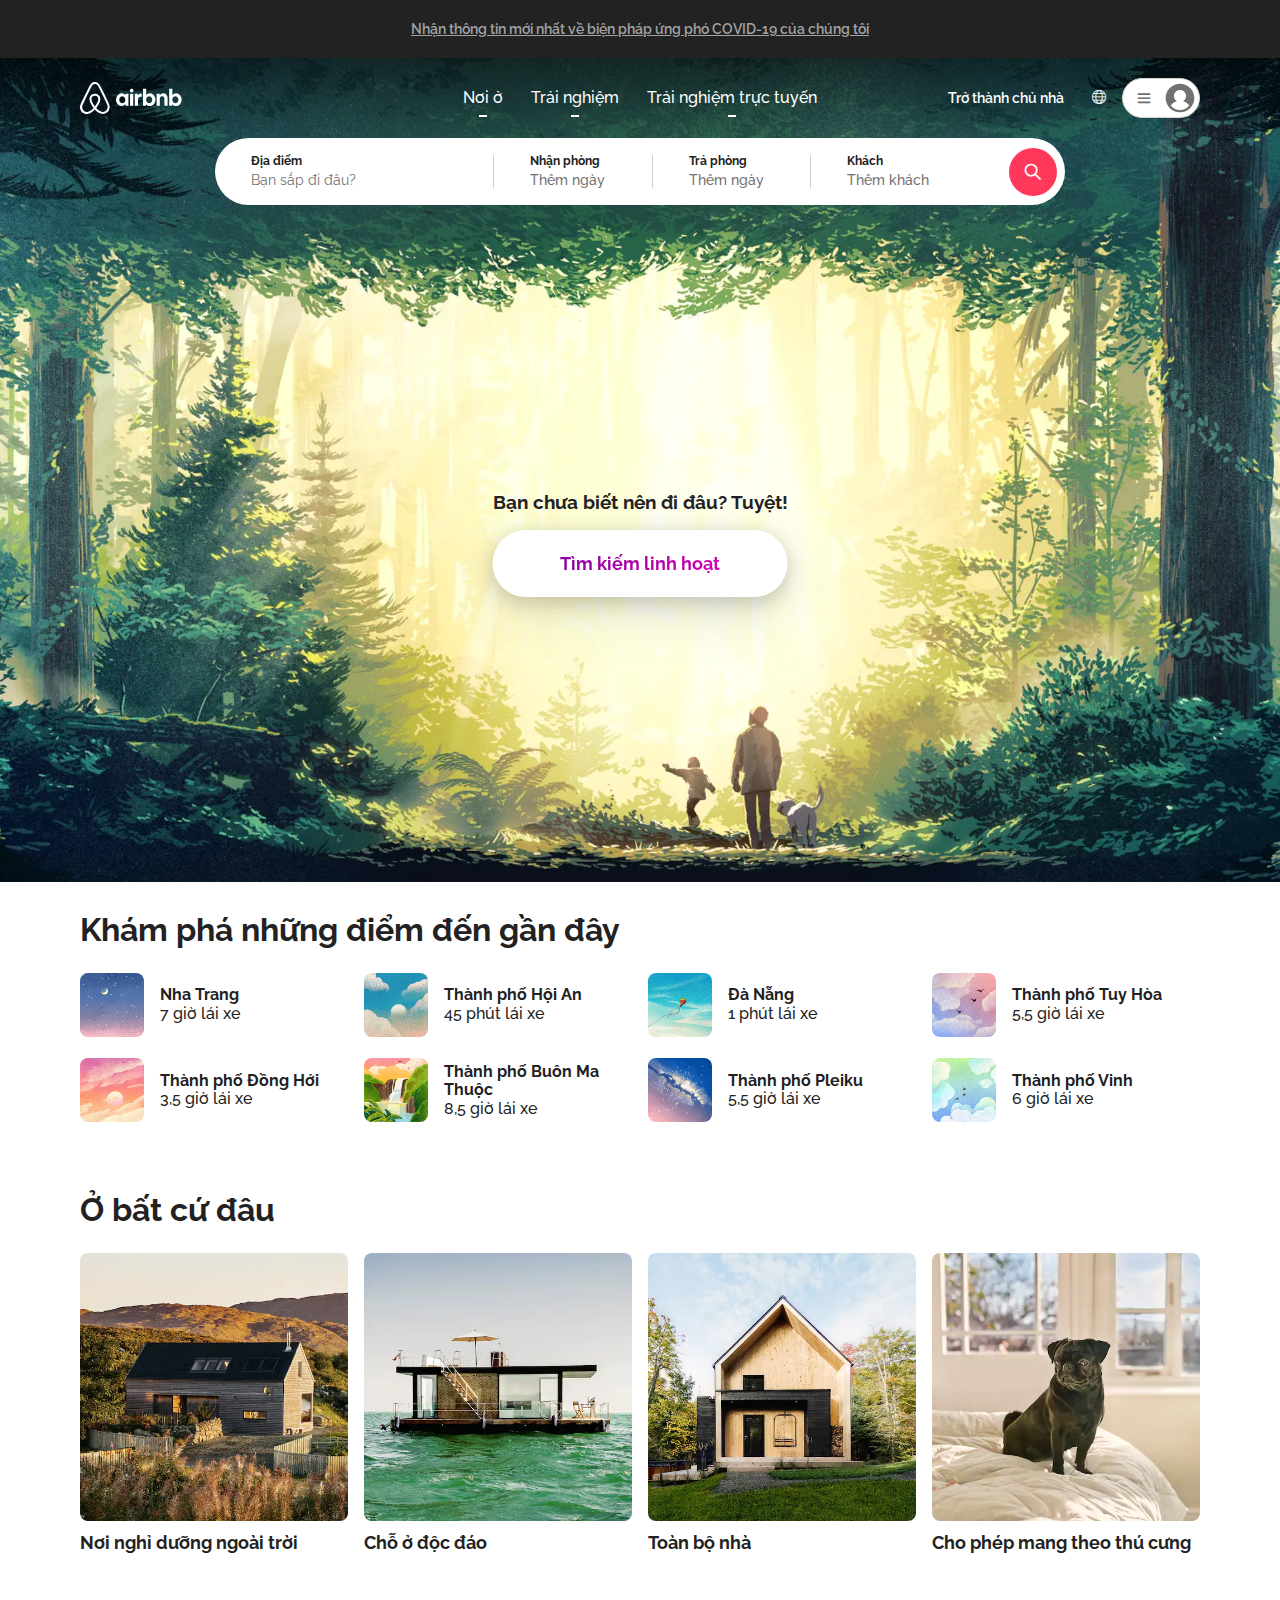
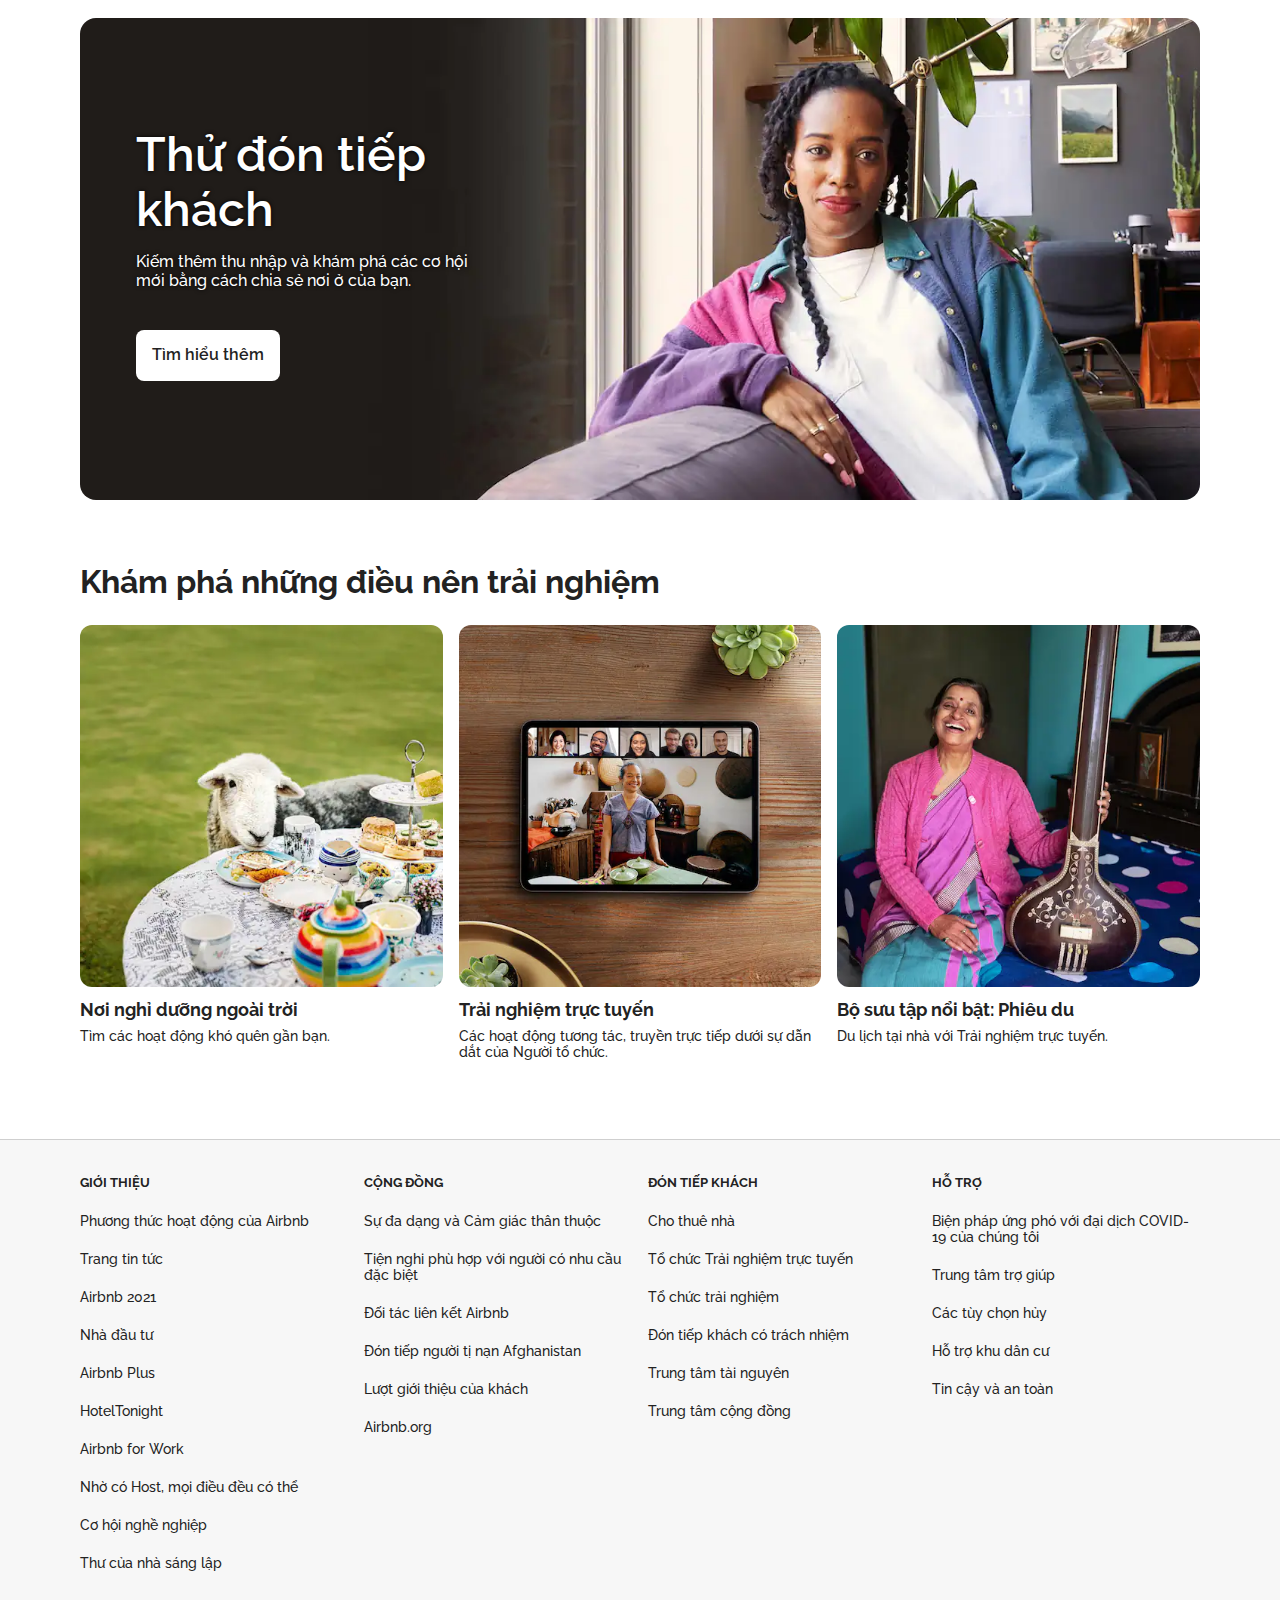
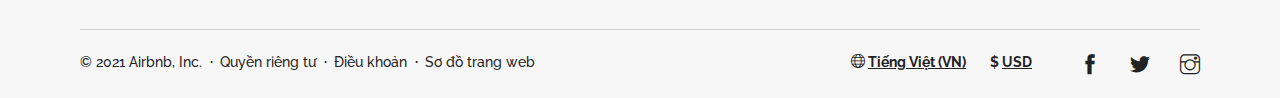
<file: index.html>
<!DOCTYPE html>
<html lang="en">

<head>
    <meta charset="UTF-8">
    <meta http-equiv="X-UA-Compatible" content="IE=edge">
    <meta name="viewport" content="width=device-width, initial-scale=1.0">
    <link rel="shortcut icon" href="" type="image/x-icon">
    <link rel="stylesheet" href="assets/base.css">
    <link rel="stylesheet" href="assets/index.css">
    <link rel="stylesheet" href="assets/index-responsive.css">
    <link href="assets/fonts/themify/themify-icons.css" rel="stylesheet">

    <title>Airbnb</title>
</head>

<body>
    <div class="main">
        <!-- Header -->
        <header class="header">
            <div class="header__container">
                <div class="header__logo">
                    <a href="#">
                        <div class="display-normal">
                            <svg width="102" height="32" fill="currentcolor" style="display: block;">
                                <path
                                    d="M29.24 22.68c-.16-.39-.31-.8-.47-1.15l-.74-1.67-.03-.03c-2.2-4.8-4.55-9.68-7.04-14.48l-.1-.2c-.25-.47-.5-.99-.76-1.47-.32-.57-.63-1.18-1.14-1.76a5.3 5.3 0 00-8.2 0c-.47.58-.82 1.19-1.14 1.76-.25.52-.5 1.03-.76 1.5l-.1.2c-2.45 4.8-4.84 9.68-7.04 14.48l-.06.06c-.22.52-.48 1.06-.73 1.64-.16.35-.32.73-.48 1.15a6.8 6.8 0 007.2 9.23 8.38 8.38 0 003.18-1.1c1.3-.73 2.55-1.79 3.95-3.32 1.4 1.53 2.68 2.59 3.95 3.33A8.38 8.38 0 0022.75 32a6.79 6.79 0 006.75-5.83 5.94 5.94 0 00-.26-3.5zm-14.36 1.66c-1.72-2.2-2.84-4.22-3.22-5.95a5.2 5.2 0 01-.1-1.96c.07-.51.26-.96.52-1.34.6-.87 1.65-1.41 2.8-1.41a3.3 3.3 0 012.8 1.4c.26.4.45.84.51 1.35.1.58.06 1.25-.1 1.96-.38 1.7-1.5 3.74-3.21 5.95zm12.74 1.48a4.76 4.76 0 01-2.9 3.75c-.76.32-1.6.41-2.42.32-.8-.1-1.6-.36-2.42-.84a15.64 15.64 0 01-3.63-3.1c2.1-2.6 3.37-4.97 3.85-7.08.23-1 .26-1.9.16-2.73a5.53 5.53 0 00-.86-2.2 5.36 5.36 0 00-4.49-2.28c-1.85 0-3.5.86-4.5 2.27a5.18 5.18 0 00-.85 2.21c-.13.84-.1 1.77.16 2.73.48 2.11 1.78 4.51 3.85 7.1a14.33 14.33 0 01-3.63 3.12c-.83.48-1.62.73-2.42.83a4.76 4.76 0 01-5.32-4.07c-.1-.8-.03-1.6.29-2.5.1-.32.25-.64.41-1.02.22-.52.48-1.06.73-1.6l.04-.07c2.16-4.77 4.52-9.64 6.97-14.41l.1-.2c.25-.48.5-.99.76-1.47.26-.51.54-1 .9-1.4a3.32 3.32 0 015.09 0c.35.4.64.89.9 1.4.25.48.5 1 .76 1.47l.1.2c2.44 4.77 4.8 9.64 7 14.41l.03.03c.26.52.48 1.1.73 1.6.16.39.32.7.42 1.03.19.9.29 1.7.19 2.5zM41.54 24.12a5.02 5.02 0 01-3.95-1.83 6.55 6.55 0 01-1.6-4.48 6.96 6.96 0 011.66-4.58 5.3 5.3 0 014.08-1.86 4.3 4.3 0 013.7 1.92l.1-1.57h2.92V23.8h-2.93l-.1-1.76a4.52 4.52 0 01-3.88 2.08zm.76-2.88c.58 0 1.09-.16 1.57-.45.44-.32.8-.74 1.08-1.25.25-.51.38-1.12.38-1.8a3.42 3.42 0 00-1.47-3.04 2.95 2.95 0 00-3.12 0c-.44.32-.8.74-1.08 1.25a4.01 4.01 0 00-.38 1.8 3.42 3.42 0 001.47 3.04c.47.29.98.45 1.55.45zM53.45 8.46c0 .35-.06.67-.22.93-.16.25-.38.48-.67.64-.29.16-.6.22-.92.22-.32 0-.64-.06-.93-.22a1.84 1.84 0 01-.67-.64 1.82 1.82 0 01-.22-.93c0-.36.07-.68.22-.93.16-.3.39-.48.67-.64.29-.16.6-.23.93-.23a1.84 1.84 0 011.6.86 2 2 0 01.21.94zm-3.4 15.3V11.7h3.18v12.08h-3.19zm11.68-8.9v.04c-.15-.07-.35-.1-.5-.13-.2-.04-.36-.04-.55-.04-.89 0-1.56.26-2 .8-.48.55-.7 1.32-.7 2.31v5.93h-3.19V11.69h2.93l.1 1.83c.32-.64.7-1.12 1.24-1.48a3.1 3.1 0 011.81-.5c.23 0 .45.02.64.06.1.03.16.03.22.06v3.2zm1.28 8.9V6.74h3.18v6.5c.45-.58.96-1.03 1.6-1.38a5.02 5.02 0 016.08 1.31 6.55 6.55 0 011.6 4.49 6.96 6.96 0 01-1.66 4.58 5.3 5.3 0 01-4.08 1.86 4.3 4.3 0 01-3.7-1.92l-.1 1.57-2.92.03zm6.15-2.52c.57 0 1.08-.16 1.56-.45.44-.32.8-.74 1.08-1.25.26-.51.38-1.12.38-1.8 0-.67-.12-1.28-.38-1.79a3.75 3.75 0 00-1.08-1.25 2.95 2.95 0 00-3.12 0c-.45.32-.8.74-1.09 1.25a4.01 4.01 0 00-.38 1.8 3.42 3.42 0 001.47 3.04c.47.29.98.45 1.56.45zm7.51 2.53V11.69h2.93l.1 1.57a3.96 3.96 0 013.54-1.89 4.1 4.1 0 013.82 2.44c.35.76.54 1.7.54 2.75v7.24h-3.19v-6.82c0-.84-.19-1.5-.57-1.99-.38-.48-.9-.74-1.56-.74-.48 0-.9.1-1.27.32-.35.23-.64.52-.86.93a2.7 2.7 0 00-.32 1.35v6.92h-3.16zm12.52 0V6.73h3.19v6.5a4.67 4.67 0 013.73-1.89 5.02 5.02 0 013.95 1.83 6.57 6.57 0 011.59 4.48 6.95 6.95 0 01-1.66 4.58 5.3 5.3 0 01-4.08 1.86 4.3 4.3 0 01-3.7-1.92l-.09 1.57-2.93.03zm6.18-2.53c.58 0 1.09-.16 1.56-.45.45-.32.8-.74 1.09-1.25.25-.51.38-1.12.38-1.8a3.42 3.42 0 00-1.47-3.04 2.95 2.95 0 00-3.12 0c-.44.32-.8.74-1.08 1.25a3.63 3.63 0 00-.38 1.8 3.42 3.42 0 001.47 3.04c.47.29.95.45 1.55.45z">
                                </path>
                            </svg>
                        </div>
                        <div class="logo--mini display-mobile">
                            <svg width="30" height="32" fill="currentcolor" style="display: block;">
                                <path
                                    d="M29.24 22.68c-.16-.39-.31-.8-.47-1.15l-.74-1.67-.03-.03c-2.2-4.8-4.55-9.68-7.04-14.48l-.1-.2c-.25-.47-.5-.99-.76-1.47-.32-.57-.63-1.18-1.14-1.76a5.3 5.3 0 00-8.2 0c-.47.58-.82 1.19-1.14 1.76-.25.52-.5 1.03-.76 1.5l-.1.2c-2.45 4.8-4.84 9.68-7.04 14.48l-.06.06c-.22.52-.48 1.06-.73 1.64-.16.35-.32.73-.48 1.15a6.8 6.8 0 007.2 9.23 8.38 8.38 0 003.18-1.1c1.3-.73 2.55-1.79 3.95-3.32 1.4 1.53 2.68 2.59 3.95 3.33A8.38 8.38 0 0022.75 32a6.79 6.79 0 006.75-5.83 5.94 5.94 0 00-.26-3.5zm-14.36 1.66c-1.72-2.2-2.84-4.22-3.22-5.95a5.2 5.2 0 01-.1-1.96c.07-.51.26-.96.52-1.34.6-.87 1.65-1.41 2.8-1.41a3.3 3.3 0 012.8 1.4c.26.4.45.84.51 1.35.1.58.06 1.25-.1 1.96-.38 1.7-1.5 3.74-3.21 5.95zm12.74 1.48a4.76 4.76 0 01-2.9 3.75c-.76.32-1.6.41-2.42.32-.8-.1-1.6-.36-2.42-.84a15.64 15.64 0 01-3.63-3.1c2.1-2.6 3.37-4.97 3.85-7.08.23-1 .26-1.9.16-2.73a5.53 5.53 0 00-.86-2.2 5.36 5.36 0 00-4.49-2.28c-1.85 0-3.5.86-4.5 2.27a5.18 5.18 0 00-.85 2.21c-.13.84-.1 1.77.16 2.73.48 2.11 1.78 4.51 3.85 7.1a14.33 14.33 0 01-3.63 3.12c-.83.48-1.62.73-2.42.83a4.76 4.76 0 01-5.32-4.07c-.1-.8-.03-1.6.29-2.5.1-.32.25-.64.41-1.02.22-.52.48-1.06.73-1.6l.04-.07c2.16-4.77 4.52-9.64 6.97-14.41l.1-.2c.25-.48.5-.99.76-1.47.26-.51.54-1 .9-1.4a3.32 3.32 0 015.09 0c.35.4.64.89.9 1.4.25.48.5 1 .76 1.47l.1.2c2.44 4.77 4.8 9.64 7 14.41l.03.03c.26.52.48 1.1.73 1.6.16.39.32.7.42 1.03.19.9.29 1.7.19 2.5z">
                                </path>
                            </svg>
                        </div>
                    </a>
                </div>

                <div class="header__search ">
                    <div class="search__input">
                        <input class="weight-600" type="text" placeholder="Bắt đầu tìm kiếm">
                    </div>
                    <div class="search__icon">
                        <a href="#" class="ti-search">
                        </a>
                    </div>
                </div>

                <div class="header-right">
                    <a href="#">
                        <div class="header__host rounded weight-600">
                            Trở thành chủ nhà
                        </div>
                    </a>

                    <a href="#">
                        <div class="header__lang rounded">
                            <i class="ti-world"></i>
                        </div>
                    </a>
                    <div class="header__account rounded">
                        <i class="ti-menu"></i>
                        <i class="header__account-icon"><svg viewBox="0 0 32 32" xmlns="http://www.w3.org/2000/svg"
                                aria-hidden="true" role="presentation" focusable="false"
                                style="display: block; height: 100%; width: 100%; fill: currentcolor;">
                                <path
                                    d="m16 .7c-8.437 0-15.3 6.863-15.3 15.3s6.863 15.3 15.3 15.3 15.3-6.863 15.3-15.3-6.863-15.3-15.3-15.3zm0 28c-4.021 0-7.605-1.884-9.933-4.81a12.425 12.425 0 0 1 6.451-4.4 6.507 6.507 0 0 1 -3.018-5.49c0-3.584 2.916-6.5 6.5-6.5s6.5 2.916 6.5 6.5a6.513 6.513 0 0 1 -3.019 5.491 12.42 12.42 0 0 1 6.452 4.4c-2.328 2.925-5.912 4.809-9.933 4.809z">
                                </path>
                            </svg></i>
                            <div class="account__menu">
                                <ul class="account__login">
                                    <a href="#">
                                        <li class="login__item">
                                            Đăng ký
                                        </li>
                                    </a>
                                    <a href="#">
                                        <li class="login__item">
                                            Đăng nhập
                                        </li>
                                    </a>
                                </ul>
                                <ul class="account__other">
                                    <a href="#">
                                        <li class="other__item">
                                            Cho thuê nhà
                                        </li>
                                    </a>
                                    <a href="#">
                                        <li class="other__item">
                                            Tổ chức trải nghiệm
                                        </li>
                                    </a>
                                    <a href="#">
                                        <li class="other__item">
                                            Trợ giúp
                                        </li>
                                    </a>
                                </ul>
                            </div>
                    </div>

                </div>
            </div>
        </header>

        <!-- Body -->
        <div class="body">
            <div class="poster">
                <div class="covid-notify">
                    <a href="covid-safety.html">Nhận thông tin mới nhất về biện pháp ứng phó COVID-19 của chúng tôi</a>
                </div>
                <img src="./assets/img/landing-poster.webp" alt="poster">
                <div class="header poster__header">
                    <div class="header__container poster__header__container">
                        <div class="header__logo poster__header__logo">
                            <a href="#">
                                <div class="display-normal">
                                    <svg width="102" height="32" fill="currentcolor" style="display: block;">
                                        <path
                                            d="M29.24 22.68c-.16-.39-.31-.8-.47-1.15l-.74-1.67-.03-.03c-2.2-4.8-4.55-9.68-7.04-14.48l-.1-.2c-.25-.47-.5-.99-.76-1.47-.32-.57-.63-1.18-1.14-1.76a5.3 5.3 0 00-8.2 0c-.47.58-.82 1.19-1.14 1.76-.25.52-.5 1.03-.76 1.5l-.1.2c-2.45 4.8-4.84 9.68-7.04 14.48l-.06.06c-.22.52-.48 1.06-.73 1.64-.16.35-.32.73-.48 1.15a6.8 6.8 0 007.2 9.23 8.38 8.38 0 003.18-1.1c1.3-.73 2.55-1.79 3.95-3.32 1.4 1.53 2.68 2.59 3.95 3.33A8.38 8.38 0 0022.75 32a6.79 6.79 0 006.75-5.83 5.94 5.94 0 00-.26-3.5zm-14.36 1.66c-1.72-2.2-2.84-4.22-3.22-5.95a5.2 5.2 0 01-.1-1.96c.07-.51.26-.96.52-1.34.6-.87 1.65-1.41 2.8-1.41a3.3 3.3 0 012.8 1.4c.26.4.45.84.51 1.35.1.58.06 1.25-.1 1.96-.38 1.7-1.5 3.74-3.21 5.95zm12.74 1.48a4.76 4.76 0 01-2.9 3.75c-.76.32-1.6.41-2.42.32-.8-.1-1.6-.36-2.42-.84a15.64 15.64 0 01-3.63-3.1c2.1-2.6 3.37-4.97 3.85-7.08.23-1 .26-1.9.16-2.73a5.53 5.53 0 00-.86-2.2 5.36 5.36 0 00-4.49-2.28c-1.85 0-3.5.86-4.5 2.27a5.18 5.18 0 00-.85 2.21c-.13.84-.1 1.77.16 2.73.48 2.11 1.78 4.51 3.85 7.1a14.33 14.33 0 01-3.63 3.12c-.83.48-1.62.73-2.42.83a4.76 4.76 0 01-5.32-4.07c-.1-.8-.03-1.6.29-2.5.1-.32.25-.64.41-1.02.22-.52.48-1.06.73-1.6l.04-.07c2.16-4.77 4.52-9.64 6.97-14.41l.1-.2c.25-.48.5-.99.76-1.47.26-.51.54-1 .9-1.4a3.32 3.32 0 015.09 0c.35.4.64.89.9 1.4.25.48.5 1 .76 1.47l.1.2c2.44 4.77 4.8 9.64 7 14.41l.03.03c.26.52.48 1.1.73 1.6.16.39.32.7.42 1.03.19.9.29 1.7.19 2.5zM41.54 24.12a5.02 5.02 0 01-3.95-1.83 6.55 6.55 0 01-1.6-4.48 6.96 6.96 0 011.66-4.58 5.3 5.3 0 014.08-1.86 4.3 4.3 0 013.7 1.92l.1-1.57h2.92V23.8h-2.93l-.1-1.76a4.52 4.52 0 01-3.88 2.08zm.76-2.88c.58 0 1.09-.16 1.57-.45.44-.32.8-.74 1.08-1.25.25-.51.38-1.12.38-1.8a3.42 3.42 0 00-1.47-3.04 2.95 2.95 0 00-3.12 0c-.44.32-.8.74-1.08 1.25a4.01 4.01 0 00-.38 1.8 3.42 3.42 0 001.47 3.04c.47.29.98.45 1.55.45zM53.45 8.46c0 .35-.06.67-.22.93-.16.25-.38.48-.67.64-.29.16-.6.22-.92.22-.32 0-.64-.06-.93-.22a1.84 1.84 0 01-.67-.64 1.82 1.82 0 01-.22-.93c0-.36.07-.68.22-.93.16-.3.39-.48.67-.64.29-.16.6-.23.93-.23a1.84 1.84 0 011.6.86 2 2 0 01.21.94zm-3.4 15.3V11.7h3.18v12.08h-3.19zm11.68-8.9v.04c-.15-.07-.35-.1-.5-.13-.2-.04-.36-.04-.55-.04-.89 0-1.56.26-2 .8-.48.55-.7 1.32-.7 2.31v5.93h-3.19V11.69h2.93l.1 1.83c.32-.64.7-1.12 1.24-1.48a3.1 3.1 0 011.81-.5c.23 0 .45.02.64.06.1.03.16.03.22.06v3.2zm1.28 8.9V6.74h3.18v6.5c.45-.58.96-1.03 1.6-1.38a5.02 5.02 0 016.08 1.31 6.55 6.55 0 011.6 4.49 6.96 6.96 0 01-1.66 4.58 5.3 5.3 0 01-4.08 1.86 4.3 4.3 0 01-3.7-1.92l-.1 1.57-2.92.03zm6.15-2.52c.57 0 1.08-.16 1.56-.45.44-.32.8-.74 1.08-1.25.26-.51.38-1.12.38-1.8 0-.67-.12-1.28-.38-1.79a3.75 3.75 0 00-1.08-1.25 2.95 2.95 0 00-3.12 0c-.45.32-.8.74-1.09 1.25a4.01 4.01 0 00-.38 1.8 3.42 3.42 0 001.47 3.04c.47.29.98.45 1.56.45zm7.51 2.53V11.69h2.93l.1 1.57a3.96 3.96 0 013.54-1.89 4.1 4.1 0 013.82 2.44c.35.76.54 1.7.54 2.75v7.24h-3.19v-6.82c0-.84-.19-1.5-.57-1.99-.38-.48-.9-.74-1.56-.74-.48 0-.9.1-1.27.32-.35.23-.64.52-.86.93a2.7 2.7 0 00-.32 1.35v6.92h-3.16zm12.52 0V6.73h3.19v6.5a4.67 4.67 0 013.73-1.89 5.02 5.02 0 013.95 1.83 6.57 6.57 0 011.59 4.48 6.95 6.95 0 01-1.66 4.58 5.3 5.3 0 01-4.08 1.86 4.3 4.3 0 01-3.7-1.92l-.09 1.57-2.93.03zm6.18-2.53c.58 0 1.09-.16 1.56-.45.45-.32.8-.74 1.09-1.25.25-.51.38-1.12.38-1.8a3.42 3.42 0 00-1.47-3.04 2.95 2.95 0 00-3.12 0c-.44.32-.8.74-1.08 1.25a3.63 3.63 0 00-.38 1.8 3.42 3.42 0 001.47 3.04c.47.29.95.45 1.55.45z">
                                        </path>
                                    </svg>
                                </div>
                                <div class="display-mobile">
                                    <svg width="30" height="32" fill="currentcolor" style="display: block;">
                                        <path
                                            d="M29.24 22.68c-.16-.39-.31-.8-.47-1.15l-.74-1.67-.03-.03c-2.2-4.8-4.55-9.68-7.04-14.48l-.1-.2c-.25-.47-.5-.99-.76-1.47-.32-.57-.63-1.18-1.14-1.76a5.3 5.3 0 00-8.2 0c-.47.58-.82 1.19-1.14 1.76-.25.52-.5 1.03-.76 1.5l-.1.2c-2.45 4.8-4.84 9.68-7.04 14.48l-.06.06c-.22.52-.48 1.06-.73 1.64-.16.35-.32.73-.48 1.15a6.8 6.8 0 007.2 9.23 8.38 8.38 0 003.18-1.1c1.3-.73 2.55-1.79 3.95-3.32 1.4 1.53 2.68 2.59 3.95 3.33A8.38 8.38 0 0022.75 32a6.79 6.79 0 006.75-5.83 5.94 5.94 0 00-.26-3.5zm-14.36 1.66c-1.72-2.2-2.84-4.22-3.22-5.95a5.2 5.2 0 01-.1-1.96c.07-.51.26-.96.52-1.34.6-.87 1.65-1.41 2.8-1.41a3.3 3.3 0 012.8 1.4c.26.4.45.84.51 1.35.1.58.06 1.25-.1 1.96-.38 1.7-1.5 3.74-3.21 5.95zm12.74 1.48a4.76 4.76 0 01-2.9 3.75c-.76.32-1.6.41-2.42.32-.8-.1-1.6-.36-2.42-.84a15.64 15.64 0 01-3.63-3.1c2.1-2.6 3.37-4.97 3.85-7.08.23-1 .26-1.9.16-2.73a5.53 5.53 0 00-.86-2.2 5.36 5.36 0 00-4.49-2.28c-1.85 0-3.5.86-4.5 2.27a5.18 5.18 0 00-.85 2.21c-.13.84-.1 1.77.16 2.73.48 2.11 1.78 4.51 3.85 7.1a14.33 14.33 0 01-3.63 3.12c-.83.48-1.62.73-2.42.83a4.76 4.76 0 01-5.32-4.07c-.1-.8-.03-1.6.29-2.5.1-.32.25-.64.41-1.02.22-.52.48-1.06.73-1.6l.04-.07c2.16-4.77 4.52-9.64 6.97-14.41l.1-.2c.25-.48.5-.99.76-1.47.26-.51.54-1 .9-1.4a3.32 3.32 0 015.09 0c.35.4.64.89.9 1.4.25.48.5 1 .76 1.47l.1.2c2.44 4.77 4.8 9.64 7 14.41l.03.03c.26.52.48 1.1.73 1.6.16.39.32.7.42 1.03.19.9.29 1.7.19 2.5z">

                                        </path>
                                    </svg>
                                </div>
                            </a>
                        </div>

                        <div class="poster__header__center">
                            <div class="poster__center-item">
                                Nơi ở
                            </div>

                            <div class="poster__center-item">
                                Trải nghiệm
                            </div>

                            <div class="poster__center-item">
                                <a href="#">
                                    Trải nghiệm trực tuyến
                                </a>
                            </div>

                        </div>

                        <div class="header-right">
                            <a href="#">
                                <div class="header__host rounded weight-600">
                                    Trở thành chủ nhà
                                </div>
                            </a>

                            <a href="#">
                                <div class="header__lang rounded">
                                    <i class="ti-world"></i>
                                </div>
                            </a>
                            <div class="header__account rounded poster__header__account">
                                <i class="ti-menu"></i>
                                <i class="header__account-icon poster__header__account-icon"><svg viewBox="0 0 32 32"
                                        xmlns="http://www.w3.org/2000/svg" aria-hidden="true" role="presentation"
                                        focusable="false"
                                        style="display: block; height: 100%; width: 100%; fill: currentcolor;">
                                        <path
                                            d="m16 .7c-8.437 0-15.3 6.863-15.3 15.3s6.863 15.3 15.3 15.3 15.3-6.863 15.3-15.3-6.863-15.3-15.3-15.3zm0 28c-4.021 0-7.605-1.884-9.933-4.81a12.425 12.425 0 0 1 6.451-4.4 6.507 6.507 0 0 1 -3.018-5.49c0-3.584 2.916-6.5 6.5-6.5s6.5 2.916 6.5 6.5a6.513 6.513 0 0 1 -3.019 5.491 12.42 12.42 0 0 1 6.452 4.4c-2.328 2.925-5.912 4.809-9.933 4.809z">
                                        </path>
                                    </svg></i>
                            </div>
                           
                        </div>
                    </div>
                </div>

                <div class="poster__search">
                    <div class="poster__search__item">
                        <h4>Địa điểm</h4>
                        <input class="search__item__input" type="text" placeholder="Bạn sắp đi đâu?">
                    </div>
                    <div class="divider"></div>
                    <div class="poster__search__item">
                        <h4>Nhận phòng</h4>
                        <p>Thêm ngày</p>
                    </div>
                    <div class="divider"></div>

                    <div class="poster__search__item">
                        <h4>Trả phòng</h4>
                        <p>Thêm ngày</p>
                    </div>
                    <div class="divider"></div>

                    <div class="poster__search__item">
                        <h4>Khách</h4>
                        <p>Thêm khách</p>
                        <div class="poster__search__icon">
                            <a href="#" class="ti-search">
                            </a>
                        </div>
                    </div>

                </div>

                <div class="poster__flex-search">
                    <h3>Bạn chưa biết nên đi đâu? Tuyệt!</h3>
                    <a href="#" class="flex-search__button">
                        <div>
                            Tìm kiếm linh hoạt
                        </div>
                    </a>
                </div>
                <a href="#">
                    <div class="poster__search--mobile">

                        <div class="search--mobile__icon">
                            <span class="ti-search">
                            </span>
                        </div>
                        <div class="search--mobile__text">
                            Bạn sắp đi đâu?
                        </div>

                    </div>
                </a>
            </div>
            <div class="content__container">
                <div class="content">
                    <div class="near-here">
                        <h2>
                            Khám phá những điểm đến gần đây
                        </h2>
                        <div class="near-here__container grid--4-rows grid">
                            <a href="#" class="near-here__item">

                                <img src="./assets/img/landing/thumbnail-1.webp" alt="">
                                <div class="item-text">
                                    <b>Nha Trang</b>
                                    <p>7 giờ lái xe</p>
                                </div>
                            </a>
                            <a href="#" class="near-here__item">
                                <img src="./assets/img/landing/thumbnail-2.webp" alt="">
                                <div class="item-text">
                                    <b>Thành phố Hội An</b>
                                    <p>45 phút lái xe</p>
                                </div>
                            </a>
                            <a href="#" class="near-here__item">
                                <img src="./assets/img/landing/thumbnail-3.webp" alt="">
                                <div class="item-text">
                                    <b>Đà Nẵng</b>
                                    <p>1 phút lái xe</p>
                                </div>
                            </a>
                            <a href="#" class="near-here__item">
                                <img src="./assets/img/landing/thumbnail-4.webp" alt="">
                                <div class="item-text">
                                    <b>Thành phố Tuy Hòa</b>
                                    <p>5,5 giờ lái xe</p>
                                </div>
                            </a>
                            <a href="#" class="near-here__item">
                                <img src="./assets/img/landing/thumbnail-5.webp" alt="">
                                <div class="item-text">
                                    <b>Thành phố Đồng Hới</b>
                                    <p>3,5 giờ lái xe</p>
                                </div>
                            </a>
                            <a href="#" class="near-here__item">
                                <img src="./assets/img/landing/thumbnail-6.webp" alt="">
                                <div class="item-text">
                                    <b>Thành phố Buôn Ma Thuộc</b>
                                    <p>8,5 giờ lái xe</p>
                                </div>
                            </a>
                            <a href="#" class="near-here__item">
                                <img src="./assets/img/landing/thumbnail-7.webp" alt="">
                                <div class="item-text">
                                    <b>Thành phố Pleiku</b>
                                    <p>5,5 giờ lái xe</p>
                                </div>
                            </a>
                            <a href="#" class="near-here__item">
                                <img src="./assets/img/landing/thumbnail-8.webp" alt="">
                                <div class="item-text">
                                    <b>Thành phố Vinh</b>
                                    <p>6 giờ lái xe</p>
                                </div>
                            </a>

                        </div>
                    </div>

                    <div class="anywhere">
                        <h2>
                            Ở bất cứ đâu
                        </h2>
                        <div class="anywhere__container grid grid--4-rows">
                            <a href="#" class="anywhere__item">
                                <img src="./assets/img/landing/places-1.webp" alt="">
                                <b>
                                    Nơi nghỉ dưỡng ngoài trời
                                </b>
                            </a>
                            <a href="#" class="anywhere__item">
                                <img src="./assets/img/landing/places-2.webp" alt="">
                                <b>
                                    Chỗ ở độc đáo
                                </b>
                            </a>
                            <a href="#" class="anywhere__item">
                                <img src="./assets/img/landing/places-3.webp" alt="">
                                <b>
                                    Toàn bộ nhà
                                </b>
                            </a>
                            <a href="#" class="anywhere__item">
                                <img src="./assets/img/landing/places-4.webp" alt="">
                                <b>
                                    Cho phép mang theo thú cưng
                                </b>
                            </a>
                        </div>
                    </div>

                    <div class="become-host">
                        <img src="./assets/img/landing/become-host-picture.webp" alt="">
                        <div class="become-host__text">
                            <h2>
                                Thử đón tiếp <br> khách
                            </h2>
                            <div>Kiếm thêm thu nhập và khám phá các cơ hội <br>
                                mới bằng cách chia sẻ nơi ở của bạn.
                            </div>
                            <a class="btn" href="#">
                                Tìm hiểu thêm
                            </a>
                        </div>
                    </div>

                    <div class="experiences">
                        <h2>
                            Khám phá những điều nên trải nghiệm
                        </h2>
                        <div class="experiences__container grid grid--3-rows">
                            <a href="#" class="experiences__item">
                                <img src="./assets/img/landing/experiences-1.webp" alt="">
                                <b>
                                    Nơi nghỉ dưỡng ngoài trời
                                </b>
                                <p>
                                    Tìm các hoạt động khó quên gần bạn.
                                </p>
                            </a>
                            <a href="#" class="experiences__item">
                                <img src="./assets/img/landing/experiences-2.webp" alt="">
                                <b>
                                    Trải nghiệm trực tuyến
                                </b>
                                <p>
                                    Các hoạt động tương tác, truyền trực tiếp dưới sự dẫn dắt của Người tổ chức.
                                </p>
                            </a>
                            <a href="#" class="experiences__item">
                                <img src="./assets/img/landing/experiences-3.webp" alt="">
                                <b>
                                    Bộ sưu tập nổi bật: Phiêu du
                                </b>
                                <p>
                                    Du lịch tại nhà với Trải nghiệm trực tuyến.
                                </p>
                            </a>
                        </div>
                    </div>

                </div>
            </div>
        </div>

        <!-- Footer -->
        <footer class="footer">
            <div class="footer__container">
                <footer class="footer__nav grid grid--4-rows">
                    <div class="footer__nav-item">
                        <div class="nav-item__heading">Giới thiệu</div>
                        <ul>
                            <li>
                                <a href="#">
                                    Phương thức hoạt động của Airbnb
                                </a>
                            </li>
                            <li>
                                <a href="#">
                                    Trang tin tức
                                </a>
                            </li>
                            <li>
                                <a href="#">
                                    Airbnb 2021
                                </a>
                            </li>
                            <li>
                                <a href="#">
                                    Nhà đầu tư
                                </a>
                            </li>
                            <li>
                                <a href="#">
                                    Airbnb Plus
                                </a>
                            </li>
                            <li>
                                <a href="#">
                                    HotelTonight
                                </a>
                            </li>
                            <li>
                                <a href="#">
                                    Airbnb for Work
                                </a>
                            </li>
                            <li>
                                <a href="#">
                                    Nhờ có Host, mọi điều đều có thể
                                </a>
                            </li>
                            <li>
                                <a href="#">
                                    Cơ hội nghề nghiệp
                                </a>
                            </li>
                            <li>
                                <a href="#">
                                    Thư của nhà sáng lập
                                </a>
                            </li>
                        </ul>
                    </div>

                    <div class="footer__nav-item">
                        <div class="nav-item__heading">Cộng đồng</div>
                        <ul>
                            <li>
                                <a href="#">
                                    Sự đa dạng và Cảm giác thân thuộc
                                </a>
                            </li>
                            <li>
                                <a href="#">
                                    Tiện nghi phù hợp với người có nhu cầu đặc biệt
                                </a>
                            </li>
                            <li>
                                <a href="#">
                                    Đối tác liên kết Airbnb
                                </a>
                            </li>
                            <li>
                                <a href="#">
                                    Đón tiếp người tị nạn Afghanistan
                                </a>
                            </li>
                            <li>
                                <a href="#">
                                    Lượt giới thiệu của khách
                                </a>
                            </li>
                            <li>
                                <a href="#">
                                    Airbnb.org
                                </a>
                            </li>
                        </ul>
                    </div>

                    <div class="footer__nav-item">
                        <div class="nav-item__heading">ĐÓN TIẾP KHÁCH</div>
                        <ul>
                            <li>
                                <a href="#">
                                    Cho thuê nhà
                                </a>
                            </li>
                            <li>
                                <a href="#">
                                    Tổ chức Trải nghiệm trực tuyến
                                </a>
                            </li>
                            <li>
                                <a href="#">
                                    Tổ chức trải nghiệm
                                </a>
                            </li>
                            <li>
                                <a href="#">
                                    Đón tiếp khách có trách nhiệm
                                </a>
                            </li>
                            <li>
                                <a href="#">
                                    Trung tâm tài nguyên
                                </a>
                            </li>
                            <li>
                                <a href="#">
                                    Trung tâm cộng đồng
                                </a>
                            </li>
                        </ul>
                    </div>

                    <div class="footer__nav-item">
                        <div class="nav-item__heading">HỖ TRỢ</div>
                        <ul>
                            <li>
                                <a href="#">
                                    Biện pháp ứng phó với đại dịch COVID-19
                                </a>
                                của chúng tôi
                            </li>
                            <li>
                                <a href="#">
                                    Trung tâm trợ giúp
                                </a>
                            </li>
                            <li>
                                <a href="#">
                                    Các tùy chọn hủy
                                </a>
                            </li>
                            <li>
                                <a href="#">
                                    Hỗ trợ khu dân cư
                                </a>
                            </li>
                            <li>
                                <a href="#">
                                    Tin cậy và an toàn
                                </a>
                            </li>
                        </ul>
                    </div>

                </footer>
                <div class="footer_ending">
                    <div class="ending-left">
                        <span>
                            © 2021 Airbnb, Inc.
                        </span>
                        <span class="split-dot">.</span>
                        <a href="#">Quyền riêng tư</a>
                        <span class="split-dot">.</span>
                        <a href="#">Điều khoản</a>
                        <span class="split-dot">.</span>
                        <a href="#">Sơ đồ trang web</a>

                    </div>
                    <div class="ending-right">
                        <div class="footer__lang">
                            <div>
                                <i class="ti-world"></i>
                                <span>Tiếng Việt (VN)</span>
                            </div>
                        </div>

                        <div class="footer__currency">
                            <div>
                                <currency>$</currency>
                                <span>USD</span>
                            </div>
                        </div>
                        <div class="footer__social">
                            <i class="ti-facebook"></i>
                            <i class="ti-twitter-alt"></i>
                            <i class="ti-instagram"></i>
                        </div>
                    </div>
                </div>
            </div>
        </footer>

    </div>
    <script src="assets/index.js"></script>
</body>

</html>
</file>
<file: assets/index.css>
.body {
    background-color: var(--white-color);
}

/* Header */
.header {
    position: fixed;
    visibility: hidden;
    z-index: 1;
}

/* Poster */
.poster {
    position: relative;
}

.poster img {
    width: 100%;
    height: 88.2rem;
    object-fit: cover;
    object-position: center bottom;
    vertical-align: bottom
}

.covid-notify {
    width: 100%;
    text-align: center;
    position: absolute;
    min-height: 5.8rem;
    background-color: var(--black-color);
}

.covid-notify a {
    color: #a3a3a3;
    font-size: 1.4rem;
    text-decoration: underline;
    line-height: 5.8rem;
    text-align: center;
    font-weight: 600;
}

.poster__header {
    visibility: visible;
    position: absolute;
    top: 5.8rem;
    background: linear-gradient(0deg, rgba(255,255,255,0) 0%, rgba(0,0,0,0.5) 100%);
    color: var(--white-color);
    box-shadow: none;
    z-index: unset;
}

.poster__header__container {
    background-color: transparent;
}

.poster__header__logo {
    width: 10rem;
    height: auto;
    color: var(--white-color);
    flex: 1 0 14rem !important;
}

.poster__header__center {
    font-size: 1.6rem;
    display: flex;
    
    /* transform: translateX(23%); */
}

.poster__center-item {
    padding: 1rem 1.4rem;
    cursor: pointer;
    position: relative;
}

.poster__center-item::after {
    content: "";
    position: absolute;
    background-color: #ffffff;
    width: 0.8rem;
    height: 0.2rem;
    left: 50%;
    bottom: 0;
    transform: translateX(-50%);
}

.poster__center-item:hover::after{
    width: 1.6rem;
}

.header__lang {
    padding: 1.2rem;
}

.poster__header .rounded:hover {
    background-color: rgba(255, 255, 255, 0.15);
}

.poster__header__account {
    background-color: var(--white-color)!important;
    color: var(--gray-color);
}

.poster__search {
    width: 90%;
    max-width: 85rem;
    height: 6.7rem;
    background-color: var(--white-color);
    position: absolute;
    top: 13.8rem;
    left: 50%;
    transform: translateX(-50%);
    border-radius: 3.5rem;
    display: flex;
    align-items: center;
}

.poster__search__item {
    position: relative;
    display: flex;
    flex-direction: column;
    justify-content: center;
    flex: 1;
    padding: 0 0 0 3.6rem;
    border-radius: 3.5rem;
    height: 100%;
    cursor: pointer;
}

.poster__search__item:hover {
    background-color: var(--hover-bg);
}

.poster__search__item:hover::before {
    content: "";
    position: absolute;
    width: 1px;
    height: 50%;
    background-color: rgb(255, 255, 255);
    left: -1px;
}

.poster__search__item:first-child::before {
    display: none;
}

.poster__search__item:last-child::after {
    display: none;
}

.poster__search__item:hover::after {
    content: "";
    position: absolute;
    width: 1px;
    height: 50%;
    background-color: rgb(255, 255, 255);
    right: -1px;
}

.poster__search__item h4 {
    margin: 0 0 0.4rem;
    font-size: 1.2rem;
}

.poster__search__item p {
    margin: 0;
    font-size: 1.4rem;
    color: var(--gray-color);
}

.search__item__input {
    font-size: 1.4rem;
    border: none;
    outline: none;
    width: 90%;
    padding: 0;
    white-space: nowrap;
    text-overflow: ellipsis;
}

.search__item__input::placeholder {
    color: var(--gray-color);
}

.poster__search__item:first-child:hover .search__item__input {
    background-color: var(--hover-bg);
}

.poster__search__item:first-child {
    flex: 2;
}

.poster__search__item:last-child {
    flex: 1.8;
}

.divider {
    height: 50%;
    width: 1px;
    background-color: var(--button-border);
}

.poster__search__icon {
    background-color: #ff385c;
    height: 4.8rem;
    width: 4.8rem;
    display: flex;
    border-radius: 50%;
    position: absolute;
    right: 0.8rem;
}

.poster__search__icon:hover {
    filter: brightness(0.95);
}

.poster__search__icon .ti-search {
    margin: auto;
    color: var(--white-color);
    font-weight: 600;
}

.poster__flex-search {
    position: absolute;
    bottom: 28.5rem;
    left: 50%;
    transform: translateX(-50%);
    text-align: center;
}

.poster__flex-search h3 {
    margin: 1.6rem 0;
}

.flex-search__button {
    display: block;
    height: 6.7rem;
    text-align: center;
    background-color: var(--white-color);
    border-radius: 3.5rem;
    box-shadow: rgba(17, 17, 26, 0.1) 0rem .4rem 1.6rem,
                rgba(17, 17, 26, 0.1) 0rem .8rem 2.4rem, 
                rgba(17, 17, 26, 0.1) 0rem 1.6rem 5.6rem;
}

.flex-search__button div {
    line-height: 6.7rem;
    background: linear-gradient(90deg, rgba(113,1,155,1) 0%, rgb(238, 0, 182) 100%);
    -webkit-background-clip: text;
    -webkit-text-fill-color: transparent;
    font-weight: 700;
    font-size: 1.8rem;
}

.poster__search--mobile {
    display: none;
    position: absolute;
    top: 10rem;
    left: 50%;
    transform: translateX(-50%);
    background-color: var(--white-color);
    border-radius: 2.5rem;
    padding: 1.4rem;
    width: 85%;
    justify-content: center;
    font-weight: 800;

}

.search--mobile__icon {
    color: #ff385c;
    margin-right: 1rem;
}

.search--mobile__icon span {
    font-weight: 800;
}


/* Content */


.content {
    padding: 3rem 0 0;
    width: 100%;
    max-width: 160rem;
    margin: auto;
}

.content h2 {
    margin: 0 0 2.4rem;
    font-size: 3.2rem;
}

.experiences,
.become-host,
.anywhere,
.near-here {
    padding-bottom: 6.4rem;
}

.near-here__item {
    display: flex;
    align-items: center;
}

.near-here__item b {
    margin: 0;
    font-size: 1.6rem;
}

.near-here__item p {
    margin: 0;
    font-size: 1.6rem;
}

.near-here__item img {
    width: 6.4rem;
    height: 6.4rem;
    border-radius: .8rem;
}

.item-text {
    padding: 1rem 1.6rem;
}

.anywhere__item img {
    object-fit: cover;
    width: 100%;
    border-radius: .8rem;
}

.anywhere__item b {
    display: block;
    font-size: 1.8rem;
    margin-top: .8rem;
}

.become-host {
    position: relative;
    text-shadow: 0rem 0rem .4rem black;
}

.become-host img {
    width: 100%;
    height: 48.2rem;
    object-fit: cover;
    object-position: 50% 50%;
    vertical-align: bottom;
    border-radius: 1.6rem;
}

.become-host__text {
    position: absolute;
    top: 20%;
    left: 5%;
    color: var(--white-color);
}

.become-host__text h2 {
    font-size: 4.8rem;
    margin-bottom: 1.6rem;
    font-weight: 600;
}

.become-host__text .btn {
    display: inline-block;
    color: #222;
    margin-top: 4rem;
    text-shadow: none;
}

.experiences__item img {
    width: 100%;
    border-radius: 1.2rem;
}

.experiences__item b {
    display: block;
    font-size: 1.8rem;
    margin-top: .8rem;
}

.experiences__item p {
    font-size: 1.4rem;
    margin-top: .8rem;
}
</file>
<file: assets/index-responsive.css>
@media (max-width: 1110px) {

    .anywhere__container,
    .near-here__container {
        grid-template-columns: repeat(3 , 1fr);
    }

    .near-here__item:nth-child(7),
    .near-here__item:nth-child(8) {
        display: none;
    }

    .anywhere__item:last-child {
        display: none;
    }

}

@media (max-width: 932px) {
    .poster__header__center {
        position: absolute;
        top: 8rem;
        justify-content: center;
        width: 100%;
    }

    .poster__search {
        top: 20rem
    }

    .display-normal {
        display: none;
    }

    .display-mobile {
        display: block;
    }

    .poster__search__item:first-child {
        flex: 1;
    }

    .poster__search__item:last-child {
        flex: 1.4;
    }

    .header__logo {
        width: 5.4rem;
        flex: none;
    }

    .poster img {
        height: 70rem;
    }
}

@media (max-width: 726px) {
    .covid-notify {
        background-color: var(--white-color);
        /* height: unset; */
    }

    .covid-notify a {
        color: var(--black-color);
        padding: 1.6rem 2rem;
        display: block;
        line-height: normal;
    }

    .poster__flex-search {
        bottom: 25rem;
    }

    .poster__search,
    .header {
        display: none!important;
        
    }

    .poster__search--mobile {
        display: flex;
    }

    .poster img {
        height: 60rem;
    }

    .grid {
        grid-template-columns: 1fr!important;
    }

   

    .content h2 {
        font-size: 4rem;
    }

    .anywhere__item b,
    .experiences__item b {
        font-size: 3.2rem;
    }

    .near-here__item p,
    .near-here__item b,
    .experiences__item p {
        font-size: 2rem;
    }
}
</file>
<file: assets/fonts/themify/themify-icons.css>
@font-face {
	font-family: 'themify';
	src:url('fonts/themify.eot?-fvbane');
	src:url('fonts/themify.eot?#iefix-fvbane') format('embedded-opentype'),
		url('fonts/themify.woff?-fvbane') format('woff'),
		url('fonts/themify.ttf?-fvbane') format('truetype'),
		url('fonts/themify.svg?-fvbane#themify') format('svg');
	font-weight: normal;
	font-style: normal;
}

[class^="ti-"], [class*=" ti-"] {
	font-family: 'themify';
	speak: none;
	font-style: normal;
	font-weight: normal;
	font-variant: normal;
	text-transform: none;
	line-height: 1;

	/* Better Font Rendering =========== */
	-webkit-font-smoothing: antialiased;
	-moz-osx-font-smoothing: grayscale;
}

.ti-wand:before {
	content: "\e600";
}
.ti-volume:before {
	content: "\e601";
}
.ti-user:before {
	content: "\e602";
}
.ti-unlock:before {
	content: "\e603";
}
.ti-unlink:before {
	content: "\e604";
}
.ti-trash:before {
	content: "\e605";
}
.ti-thought:before {
	content: "\e606";
}
.ti-target:before {
	content: "\e607";
}
.ti-tag:before {
	content: "\e608";
}
.ti-tablet:before {
	content: "\e609";
}
.ti-star:before {
	content: "\e60a";
}
.ti-spray:before {
	content: "\e60b";
}
.ti-signal:before {
	content: "\e60c";
}
.ti-shopping-cart:before {
	content: "\e60d";
}
.ti-shopping-cart-full:before {
	content: "\e60e";
}
.ti-settings:before {
	content: "\e60f";
}
.ti-search:before {
	content: "\e610";
}
.ti-zoom-in:before {
	content: "\e611";
}
.ti-zoom-out:before {
	content: "\e612";
}
.ti-cut:before {
	content: "\e613";
}
.ti-ruler:before {
	content: "\e614";
}
.ti-ruler-pencil:before {
	content: "\e615";
}
.ti-ruler-alt:before {
	content: "\e616";
}
.ti-bookmark:before {
	content: "\e617";
}
.ti-bookmark-alt:before {
	content: "\e618";
}
.ti-reload:before {
	content: "\e619";
}
.ti-plus:before {
	content: "\e61a";
}
.ti-pin:before {
	content: "\e61b";
}
.ti-pencil:before {
	content: "\e61c";
}
.ti-pencil-alt:before {
	content: "\e61d";
}
.ti-paint-roller:before {
	content: "\e61e";
}
.ti-paint-bucket:before {
	content: "\e61f";
}
.ti-na:before {
	content: "\e620";
}
.ti-mobile:before {
	content: "\e621";
}
.ti-minus:before {
	content: "\e622";
}
.ti-medall:before {
	content: "\e623";
}
.ti-medall-alt:before {
	content: "\e624";
}
.ti-marker:before {
	content: "\e625";
}
.ti-marker-alt:before {
	content: "\e626";
}
.ti-arrow-up:before {
	content: "\e627";
}
.ti-arrow-right:before {
	content: "\e628";
}
.ti-arrow-left:before {
	content: "\e629";
}
.ti-arrow-down:before {
	content: "\e62a";
}
.ti-lock:before {
	content: "\e62b";
}
.ti-location-arrow:before {
	content: "\e62c";
}
.ti-link:before {
	content: "\e62d";
}
.ti-layout:before {
	content: "\e62e";
}
.ti-layers:before {
	content: "\e62f";
}
.ti-layers-alt:before {
	content: "\e630";
}
.ti-key:before {
	content: "\e631";
}
.ti-import:before {
	content: "\e632";
}
.ti-image:before {
	content: "\e633";
}
.ti-heart:before {
	content: "\e634";
}
.ti-heart-broken:before {
	content: "\e635";
}
.ti-hand-stop:before {
	content: "\e636";
}
.ti-hand-open:before {
	content: "\e637";
}
.ti-hand-drag:before {
	content: "\e638";
}
.ti-folder:before {
	content: "\e639";
}
.ti-flag:before {
	content: "\e63a";
}
.ti-flag-alt:before {
	content: "\e63b";
}
.ti-flag-alt-2:before {
	content: "\e63c";
}
.ti-eye:before {
	content: "\e63d";
}
.ti-export:before {
	content: "\e63e";
}
.ti-exchange-vertical:before {
	content: "\e63f";
}
.ti-desktop:before {
	content: "\e640";
}
.ti-cup:before {
	content: "\e641";
}
.ti-crown:before {
	content: "\e642";
}
.ti-comments:before {
	content: "\e643";
}
.ti-comment:before {
	content: "\e644";
}
.ti-comment-alt:before {
	content: "\e645";
}
.ti-close:before {
	content: "\e646";
}
.ti-clip:before {
	content: "\e647";
}
.ti-angle-up:before {
	content: "\e648";
}
.ti-angle-right:before {
	content: "\e649";
}
.ti-angle-left:before {
	content: "\e64a";
}
.ti-angle-down:before {
	content: "\e64b";
}
.ti-check:before {
	content: "\e64c";
}
.ti-check-box:before {
	content: "\e64d";
}
.ti-camera:before {
	content: "\e64e";
}
.ti-announcement:before {
	content: "\e64f";
}
.ti-brush:before {
	content: "\e650";
}
.ti-briefcase:before {
	content: "\e651";
}
.ti-bolt:before {
	content: "\e652";
}
.ti-bolt-alt:before {
	content: "\e653";
}
.ti-blackboard:before {
	content: "\e654";
}
.ti-bag:before {
	content: "\e655";
}
.ti-move:before {
	content: "\e656";
}
.ti-arrows-vertical:before {
	content: "\e657";
}
.ti-arrows-horizontal:before {
	content: "\e658";
}
.ti-fullscreen:before {
	content: "\e659";
}
.ti-arrow-top-right:before {
	content: "\e65a";
}
.ti-arrow-top-left:before {
	content: "\e65b";
}
.ti-arrow-circle-up:before {
	content: "\e65c";
}
.ti-arrow-circle-right:before {
	content: "\e65d";
}
.ti-arrow-circle-left:before {
	content: "\e65e";
}
.ti-arrow-circle-down:before {
	content: "\e65f";
}
.ti-angle-double-up:before {
	content: "\e660";
}
.ti-angle-double-right:before {
	content: "\e661";
}
.ti-angle-double-left:before {
	content: "\e662";
}
.ti-angle-double-down:before {
	content: "\e663";
}
.ti-zip:before {
	content: "\e664";
}
.ti-world:before {
	content: "\e665";
}
.ti-wheelchair:before {
	content: "\e666";
}
.ti-view-list:before {
	content: "\e667";
}
.ti-view-list-alt:before {
	content: "\e668";
}
.ti-view-grid:before {
	content: "\e669";
}
.ti-uppercase:before {
	content: "\e66a";
}
.ti-upload:before {
	content: "\e66b";
}
.ti-underline:before {
	content: "\e66c";
}
.ti-truck:before {
	content: "\e66d";
}
.ti-timer:before {
	content: "\e66e";
}
.ti-ticket:before {
	content: "\e66f";
}
.ti-thumb-up:before {
	content: "\e670";
}
.ti-thumb-down:before {
	content: "\e671";
}
.ti-text:before {
	content: "\e672";
}
.ti-stats-up:before {
	content: "\e673";
}
.ti-stats-down:before {
	content: "\e674";
}
.ti-split-v:before {
	content: "\e675";
}
.ti-split-h:before {
	content: "\e676";
}
.ti-smallcap:before {
	content: "\e677";
}
.ti-shine:before {
	content: "\e678";
}
.ti-shift-right:before {
	content: "\e679";
}
.ti-shift-left:before {
	content: "\e67a";
}
.ti-shield:before {
	content: "\e67b";
}
.ti-notepad:before {
	content: "\e67c";
}
.ti-server:before {
	content: "\e67d";
}
.ti-quote-right:before {
	content: "\e67e";
}
.ti-quote-left:before {
	content: "\e67f";
}
.ti-pulse:before {
	content: "\e680";
}
.ti-printer:before {
	content: "\e681";
}
.ti-power-off:before {
	content: "\e682";
}
.ti-plug:before {
	content: "\e683";
}
.ti-pie-chart:before {
	content: "\e684";
}
.ti-paragraph:before {
	content: "\e685";
}
.ti-panel:before {
	content: "\e686";
}
.ti-package:before {
	content: "\e687";
}
.ti-music:before {
	content: "\e688";
}
.ti-music-alt:before {
	content: "\e689";
}
.ti-mouse:before {
	content: "\e68a";
}
.ti-mouse-alt:before {
	content: "\e68b";
}
.ti-money:before {
	content: "\e68c";
}
.ti-microphone:before {
	content: "\e68d";
}
.ti-menu:before {
	content: "\e68e";
}
.ti-menu-alt:before {
	content: "\e68f";
}
.ti-map:before {
	content: "\e690";
}
.ti-map-alt:before {
	content: "\e691";
}
.ti-loop:before {
	content: "\e692";
}
.ti-location-pin:before {
	content: "\e693";
}
.ti-list:before {
	content: "\e694";
}
.ti-light-bulb:before {
	content: "\e695";
}
.ti-Italic:before {
	content: "\e696";
}
.ti-info:before {
	content: "\e697";
}
.ti-infinite:before {
	content: "\e698";
}
.ti-id-badge:before {
	content: "\e699";
}
.ti-hummer:before {
	content: "\e69a";
}
.ti-home:before {
	content: "\e69b";
}
.ti-help:before {
	content: "\e69c";
}
.ti-headphone:before {
	content: "\e69d";
}
.ti-harddrives:before {
	content: "\e69e";
}
.ti-harddrive:before {
	content: "\e69f";
}
.ti-gift:before {
	content: "\e6a0";
}
.ti-game:before {
	content: "\e6a1";
}
.ti-filter:before {
	content: "\e6a2";
}
.ti-files:before {
	content: "\e6a3";
}
.ti-file:before {
	content: "\e6a4";
}
.ti-eraser:before {
	content: "\e6a5";
}
.ti-envelope:before {
	content: "\e6a6";
}
.ti-download:before {
	content: "\e6a7";
}
.ti-direction:before {
	content: "\e6a8";
}
.ti-direction-alt:before {
	content: "\e6a9";
}
.ti-dashboard:before {
	content: "\e6aa";
}
.ti-control-stop:before {
	content: "\e6ab";
}
.ti-control-shuffle:before {
	content: "\e6ac";
}
.ti-control-play:before {
	content: "\e6ad";
}
.ti-control-pause:before {
	content: "\e6ae";
}
.ti-control-forward:before {
	content: "\e6af";
}
.ti-control-backward:before {
	content: "\e6b0";
}
.ti-cloud:before {
	content: "\e6b1";
}
.ti-cloud-up:before {
	content: "\e6b2";
}
.ti-cloud-down:before {
	content: "\e6b3";
}
.ti-clipboard:before {
	content: "\e6b4";
}
.ti-car:before {
	content: "\e6b5";
}
.ti-calendar:before {
	content: "\e6b6";
}
.ti-book:before {
	content: "\e6b7";
}
.ti-bell:before {
	content: "\e6b8";
}
.ti-basketball:before {
	content: "\e6b9";
}
.ti-bar-chart:before {
	content: "\e6ba";
}
.ti-bar-chart-alt:before {
	content: "\e6bb";
}
.ti-back-right:before {
	content: "\e6bc";
}
.ti-back-left:before {
	content: "\e6bd";
}
.ti-arrows-corner:before {
	content: "\e6be";
}
.ti-archive:before {
	content: "\e6bf";
}
.ti-anchor:before {
	content: "\e6c0";
}
.ti-align-right:before {
	content: "\e6c1";
}
.ti-align-left:before {
	content: "\e6c2";
}
.ti-align-justify:before {
	content: "\e6c3";
}
.ti-align-center:before {
	content: "\e6c4";
}
.ti-alert:before {
	content: "\e6c5";
}
.ti-alarm-clock:before {
	content: "\e6c6";
}
.ti-agenda:before {
	content: "\e6c7";
}
.ti-write:before {
	content: "\e6c8";
}
.ti-window:before {
	content: "\e6c9";
}
.ti-widgetized:before {
	content: "\e6ca";
}
.ti-widget:before {
	content: "\e6cb";
}
.ti-widget-alt:before {
	content: "\e6cc";
}
.ti-wallet:before {
	content: "\e6cd";
}
.ti-video-clapper:before {
	content: "\e6ce";
}
.ti-video-camera:before {
	content: "\e6cf";
}
.ti-vector:before {
	content: "\e6d0";
}
.ti-themify-logo:before {
	content: "\e6d1";
}
.ti-themify-favicon:before {
	content: "\e6d2";
}
.ti-themify-favicon-alt:before {
	content: "\e6d3";
}
.ti-support:before {
	content: "\e6d4";
}
.ti-stamp:before {
	content: "\e6d5";
}
.ti-split-v-alt:before {
	content: "\e6d6";
}
.ti-slice:before {
	content: "\e6d7";
}
.ti-shortcode:before {
	content: "\e6d8";
}
.ti-shift-right-alt:before {
	content: "\e6d9";
}
.ti-shift-left-alt:before {
	content: "\e6da";
}
.ti-ruler-alt-2:before {
	content: "\e6db";
}
.ti-receipt:before {
	content: "\e6dc";
}
.ti-pin2:before {
	content: "\e6dd";
}
.ti-pin-alt:before {
	content: "\e6de";
}
.ti-pencil-alt2:before {
	content: "\e6df";
}
.ti-palette:before {
	content: "\e6e0";
}
.ti-more:before {
	content: "\e6e1";
}
.ti-more-alt:before {
	content: "\e6e2";
}
.ti-microphone-alt:before {
	content: "\e6e3";
}
.ti-magnet:before {
	content: "\e6e4";
}
.ti-line-double:before {
	content: "\e6e5";
}
.ti-line-dotted:before {
	content: "\e6e6";
}
.ti-line-dashed:before {
	content: "\e6e7";
}
.ti-layout-width-full:before {
	content: "\e6e8";
}
.ti-layout-width-default:before {
	content: "\e6e9";
}
.ti-layout-width-default-alt:before {
	content: "\e6ea";
}
.ti-layout-tab:before {
	content: "\e6eb";
}
.ti-layout-tab-window:before {
	content: "\e6ec";
}
.ti-layout-tab-v:before {
	content: "\e6ed";
}
.ti-layout-tab-min:before {
	content: "\e6ee";
}
.ti-layout-slider:before {
	content: "\e6ef";
}
.ti-layout-slider-alt:before {
	content: "\e6f0";
}
.ti-layout-sidebar-right:before {
	content: "\e6f1";
}
.ti-layout-sidebar-none:before {
	content: "\e6f2";
}
.ti-layout-sidebar-left:before {
	content: "\e6f3";
}
.ti-layout-placeholder:before {
	content: "\e6f4";
}
.ti-layout-menu:before {
	content: "\e6f5";
}
.ti-layout-menu-v:before {
	content: "\e6f6";
}
.ti-layout-menu-separated:before {
	content: "\e6f7";
}
.ti-layout-menu-full:before {
	content: "\e6f8";
}
.ti-layout-media-right-alt:before {
	content: "\e6f9";
}
.ti-layout-media-right:before {
	content: "\e6fa";
}
.ti-layout-media-overlay:before {
	content: "\e6fb";
}
.ti-layout-media-overlay-alt:before {
	content: "\e6fc";
}
.ti-layout-media-overlay-alt-2:before {
	content: "\e6fd";
}
.ti-layout-media-left-alt:before {
	content: "\e6fe";
}
.ti-layout-media-left:before {
	content: "\e6ff";
}
.ti-layout-media-center-alt:before {
	content: "\e700";
}
.ti-layout-media-center:before {
	content: "\e701";
}
.ti-layout-list-thumb:before {
	content: "\e702";
}
.ti-layout-list-thumb-alt:before {
	content: "\e703";
}
.ti-layout-list-post:before {
	content: "\e704";
}
.ti-layout-list-large-image:before {
	content: "\e705";
}
.ti-layout-line-solid:before {
	content: "\e706";
}
.ti-layout-grid4:before {
	content: "\e707";
}
.ti-layout-grid3:before {
	content: "\e708";
}
.ti-layout-grid2:before {
	content: "\e709";
}
.ti-layout-grid2-thumb:before {
	content: "\e70a";
}
.ti-layout-cta-right:before {
	content: "\e70b";
}
.ti-layout-cta-left:before {
	content: "\e70c";
}
.ti-layout-cta-center:before {
	content: "\e70d";
}
.ti-layout-cta-btn-right:before {
	content: "\e70e";
}
.ti-layout-cta-btn-left:before {
	content: "\e70f";
}
.ti-layout-column4:before {
	content: "\e710";
}
.ti-layout-column3:before {
	content: "\e711";
}
.ti-layout-column2:before {
	content: "\e712";
}
.ti-layout-accordion-separated:before {
	content: "\e713";
}
.ti-layout-accordion-merged:before {
	content: "\e714";
}
.ti-layout-accordion-list:before {
	content: "\e715";
}
.ti-ink-pen:before {
	content: "\e716";
}
.ti-info-alt:before {
	content: "\e717";
}
.ti-help-alt:before {
	content: "\e718";
}
.ti-headphone-alt:before {
	content: "\e719";
}
.ti-hand-point-up:before {
	content: "\e71a";
}
.ti-hand-point-right:before {
	content: "\e71b";
}
.ti-hand-point-left:before {
	content: "\e71c";
}
.ti-hand-point-down:before {
	content: "\e71d";
}
.ti-gallery:before {
	content: "\e71e";
}
.ti-face-smile:before {
	content: "\e71f";
}
.ti-face-sad:before {
	content: "\e720";
}
.ti-credit-card:before {
	content: "\e721";
}
.ti-control-skip-forward:before {
	content: "\e722";
}
.ti-control-skip-backward:before {
	content: "\e723";
}
.ti-control-record:before {
	content: "\e724";
}
.ti-control-eject:before {
	content: "\e725";
}
.ti-comments-smiley:before {
	content: "\e726";
}
.ti-brush-alt:before {
	content: "\e727";
}
.ti-youtube:before {
	content: "\e728";
}
.ti-vimeo:before {
	content: "\e729";
}
.ti-twitter:before {
	content: "\e72a";
}
.ti-time:before {
	content: "\e72b";
}
.ti-tumblr:before {
	content: "\e72c";
}
.ti-skype:before {
	content: "\e72d";
}
.ti-share:before {
	content: "\e72e";
}
.ti-share-alt:before {
	content: "\e72f";
}
.ti-rocket:before {
	content: "\e730";
}
.ti-pinterest:before {
	content: "\e731";
}
.ti-new-window:before {
	content: "\e732";
}
.ti-microsoft:before {
	content: "\e733";
}
.ti-list-ol:before {
	content: "\e734";
}
.ti-linkedin:before {
	content: "\e735";
}
.ti-layout-sidebar-2:before {
	content: "\e736";
}
.ti-layout-grid4-alt:before {
	content: "\e737";
}
.ti-layout-grid3-alt:before {
	content: "\e738";
}
.ti-layout-grid2-alt:before {
	content: "\e739";
}
.ti-layout-column4-alt:before {
	content: "\e73a";
}
.ti-layout-column3-alt:before {
	content: "\e73b";
}
.ti-layout-column2-alt:before {
	content: "\e73c";
}
.ti-instagram:before {
	content: "\e73d";
}
.ti-google:before {
	content: "\e73e";
}
.ti-github:before {
	content: "\e73f";
}
.ti-flickr:before {
	content: "\e740";
}
.ti-facebook:before {
	content: "\e741";
}
.ti-dropbox:before {
	content: "\e742";
}
.ti-dribbble:before {
	content: "\e743";
}
.ti-apple:before {
	content: "\e744";
}
.ti-android:before {
	content: "\e745";
}
.ti-save:before {
	content: "\e746";
}
.ti-save-alt:before {
	content: "\e747";
}
.ti-yahoo:before {
	content: "\e748";
}
.ti-wordpress:before {
	content: "\e749";
}
.ti-vimeo-alt:before {
	content: "\e74a";
}
.ti-twitter-alt:before {
	content: "\e74b";
}
.ti-tumblr-alt:before {
	content: "\e74c";
}
.ti-trello:before {
	content: "\e74d";
}
.ti-stack-overflow:before {
	content: "\e74e";
}
.ti-soundcloud:before {
	content: "\e74f";
}
.ti-sharethis:before {
	content: "\e750";
}
.ti-sharethis-alt:before {
	content: "\e751";
}
.ti-reddit:before {
	content: "\e752";
}
.ti-pinterest-alt:before {
	content: "\e753";
}
.ti-microsoft-alt:before {
	content: "\e754";
}
.ti-linux:before {
	content: "\e755";
}
.ti-jsfiddle:before {
	content: "\e756";
}
.ti-joomla:before {
	content: "\e757";
}
.ti-html5:before {
	content: "\e758";
}
.ti-flickr-alt:before {
	content: "\e759";
}
.ti-email:before {
	content: "\e75a";
}
.ti-drupal:before {
	content: "\e75b";
}
.ti-dropbox-alt:before {
	content: "\e75c";
}
.ti-css3:before {
	content: "\e75d";
}
.ti-rss:before {
	content: "\e75e";
}
.ti-rss-alt:before {
	content: "\e75f";
}
</file>
<file: assets/base.css>
/* Reset CSS */
@import url(./normalize.css);

/* Global CSS */
@import url('https://fonts.googleapis.com/css2?family=Raleway:wght@500;600;700&display=swap');

* {
    box-sizing: border-box;
}

html {
    font-size: 62.5%;
}

body {
    font-family: 'Raleway', sans-serif;
    font-size: 1.6rem;
    color: var(--black-color);
    font-weight: 500;
}

:root {
    --white-color: #fff;
    --black-color: #222;
    --gray-color: #717171;
    --button-border: #cfcfcf;
    --hover-bg: #f1f1f1;
}

.weight-500 {
    font-weight: 500!important;
}

.weight-600 {
    font-weight: 600!important;
}

.weight-700 {
    font-weight: 700!important;
}

a {
    text-decoration: none;
    color: inherit;
}

.rounded {
    padding: 1.2rem 1.6rem;
    height: 4.0rem;
    border-radius: 2.2rem;
}

.rounded:hover {
    background-color: var(--hover-bg);
}

.btn {
    background-color: var(--white-color);
    border-radius: .8rem;
    color: #222;
    padding: 1.6rem;
    font-weight: 600;
}

.display-mobile {
    display: none!important;
}

.logo--mini {
    color: #ff385c;
}

img {
    width: 100%;
}

/* Header */
.header {
    display: flex;
    position: relative;
    padding: 0 8.0rem;
    align-items: center;
    justify-content: center;
    width: 100%;
    background-color: var(--white-color);
    box-shadow: 0 0 .2rem rgba(0, 0, 0, 0.5);
}

.header__container {
    display: flex;
    position: relative;
    height: 8.0rem;
    justify-content: space-between;
    align-items: center;
    font-size: 1.4rem;
    background-color: var(--white-color);
    width: 100%;
    max-width: 160.0rem;
}

.header__logo {
    width: 10.0rem;
    height: auto;
    color: #ff385c;
    flex: 1 0 14.0rem;
}
.header__search {
    display: flex;
    align-items: center;
    border: .1rem solid var(--button-border);
    border-radius: 2.5rem;
    min-width: 30.0rem;
    height: 4.8rem;
    box-shadow: rgba(0, 0, 0, 0.03) .0rem .0rem .2rem .2rem, rgba(0, 0, 0, 0.01) .0rem .0rem .6rem .2rem;
    cursor: pointer;
}

.header__search:hover,
.header__search:focus-within {
    box-shadow: rgba(0, 0, 0, 0.2) .0rem .1rem .4rem,rgba(0, 0, 0, 0.08) .0rem .0rem .5rem .2rem;;
}

.search__input {
    padding-left: 2.0rem;
    width: 100%;
    flex: 1;
}

.search__input input {
    border: none;
    outline: none;
    width: 97%;
}


.search__icon {
    display: flex;
    width: 3.2rem;
    height: 3.2rem;
    margin-right: .8rem;
    border-radius: 50%;
    background-color: #ff385c;
    
}

.search__icon a {
    margin: auto;
    font-size: 1.2rem;
    font-weight: 800;
    color: var(--white-color);
}

.header-right {
    position: relative;
    display: flex;
    align-items: center;
    justify-content: flex-end;
    flex: 1 0 14.0rem;
}
.header__lang {
    padding: 1.2rem;
}
.header__account {
    position: relative;
    display: flex;
    align-items: center;
    cursor: pointer;
    padding-right: .4rem;
    padding-left: 0;
    border: .1rem solid var(--button-border);
    margin-left: .4rem;
}

.header__account:hover {
    background-color: var(--white-color);
    box-shadow: rgba(0, 0, 0, 0.15) .0rem .3rem .3rem .0rem;
}

.header__account .ti-menu {
    padding: 0 1.4rem;
}

.header__account-icon {
    color: var(--gray-color);
    width: 3.0rem;
}

/* Footer */

.footer {
    padding: 3.6rem 8.0rem 0;
    background-color: #f7f7f7;
    border-top: .1rem solid var(--button-border);
}

.footer__container {
    max-width: 160.0rem;
    margin: auto;
}

.footer a:hover {
    text-decoration: underline;
}

.footer ul {
    list-style: none;
    padding: 0 0 3.6rem;
    margin: 0;
}

.footer li {
    margin: 2.2rem 0;
    font-size: 1.4rem;
}

.footer .nav-item__heading {
    margin: 0;
    font-weight: 700;
    font-size: 1.3rem;
    text-transform: uppercase;
}

.footer_ending {
    display: flex;
    justify-content: space-between;
    padding: 2.4rem 0;
    border-top: .1rem solid var(--button-border);
    font-size: 1.4rem;
}

.split-dot {
    display: inline-block;
    width: 1.0rem;
    text-align: center;
    transform: translateY(-.4rem);
    font-weight: 700;
}

.ending-right {
    display: flex;
    font-weight: 700;
}

.ending-right span {
    text-decoration: underline;
}

.footer__currency {
    margin-left: 2.4rem;
}

.footer__social {
    margin-left: 4.8rem;
    display: flex;
    justify-content: space-between;
    width: 12.0rem;
    font-size: 2rem;
}

.ending-right *:hover {
    cursor: pointer;
}

.visible {
    visibility: visible!important;
}

/* Modal */
.modal {
    display: none; /* Hidden by default */
    position: fixed; /* Stay in place */
    z-index: 1; /* Sit on top */
    left: 0;
    top: 0;
    width: 100%; /* Full width */
    height: 100%; /* Full height */
    overflow: auto; /* Enable scroll if needed */
    background-color: transparent
}

.account__menu {
    visibility: hidden;
    list-style: none;
    position: absolute;
    right: 0;
    color: var(--black-color);
    background-color: var(--white-color);
    font-size: 1.6rem;
    width: 24.0rem;
    box-shadow: rgba(14, 30, 37, 0.12) .0rem .2rem .4rem .0rem, rgba(14, 30, 37, 0.32) .0rem .2rem 1.6rem .0rem;
    border-radius: 1.2rem;
    padding: 1.0rem 0;
}

.close-modal {
    display: none;
    position: absolute;
    content: "";
    width: 7.8rem;
    height: 4.0rem;
    right: 15.2rem;
    cursor: pointer;
    background: transparent;
    box-shadow: rgba(0, 0, 0, 0.15) .0rem .3rem .3rem .0rem;
    border-radius: 2.2rem;
}

.account__login {
    margin: .0rem ;
    padding: 0;
}

.account__login::after {
    content: "";
    display: block;
    height: .8rem;
    border-bottom: .1rem solid rgba(73, 73, 73, 0.3);
    cursor: default;
}

.account__other::before {
    content: "";
    display: block;
    height: .8rem;
    cursor: default;
}

.account__other {
    margin: .0rem 0;
    padding: 0;
}

.account__menu li {
    display: block;
    list-style: none;
    padding: 1.2rem 1.6rem;
}

.account__menu li:hover {
    background-color: #f1f1f1;
}

.login__item:first-child {
    font-weight: 600;
}

/* Grid system */
.grid {
    display: grid;
    gap: 1.6rem;
}

.grid--3-rows {
    grid-template-columns: repeat(3 , 1fr);
}

.grid--4-rows {
    grid-template-columns: repeat(4 , 1fr);
}

.grid__5-rows {
    grid-template-columns: repeat(5 , 1fr);
}

.grid__6-rows {
    grid-template-columns: repeat(6 , 1fr);
}

/* Responsive */

@media (min-width: 1111px) {
    .content__container {
        padding: 0 8rem;
    }
}

@media (max-width: 1110px) {
    .header,
    .footer,
    .content__container {
        padding-left: 4.0rem;
        padding-right: 4.0rem;
    }

    .footer__nav {
        display: flex;
        flex-direction: column;
    }

    .footer__nav-item {
        position: relative;
    }

    .footer__nav-item ul {
        display: flex;
        flex-wrap: wrap;
        margin: .8rem -1.2rem;
        padding-bottom: 1.2rem;
    }

    .footer__nav-item::after {
        position: absolute;
        content: "";
        bottom: .4rem;
        width: 100%;
        height: .1rem;
        background-color: var(--button-border);
    }

    .footer__nav-item ul li {
        width: 33.33%;
        padding: 0 1.2rem;
        margin: .8rem 0;
    }
}

@media (max-width: 932px) {

}

@media (max-width: 726px) {

    .header,
    .footer,
    .content__container {
        padding-left: 2.0rem;
        padding-right: 2.0rem;
    }

    .grid {
        grid-template-columns: 1fr!important;
    }

    .footer__nav-item ul li {
        width: 100%;
    }

    .footer_ending {
        flex-direction: column-reverse;
    }

    .ending-right {
        margin-bottom: .8rem;
    }

    .footer__social {
        display: none;
    }

    .ending-left span:first-child {
        display: block;
        margin-bottom: .8rem;
    }

   
}
</file>
